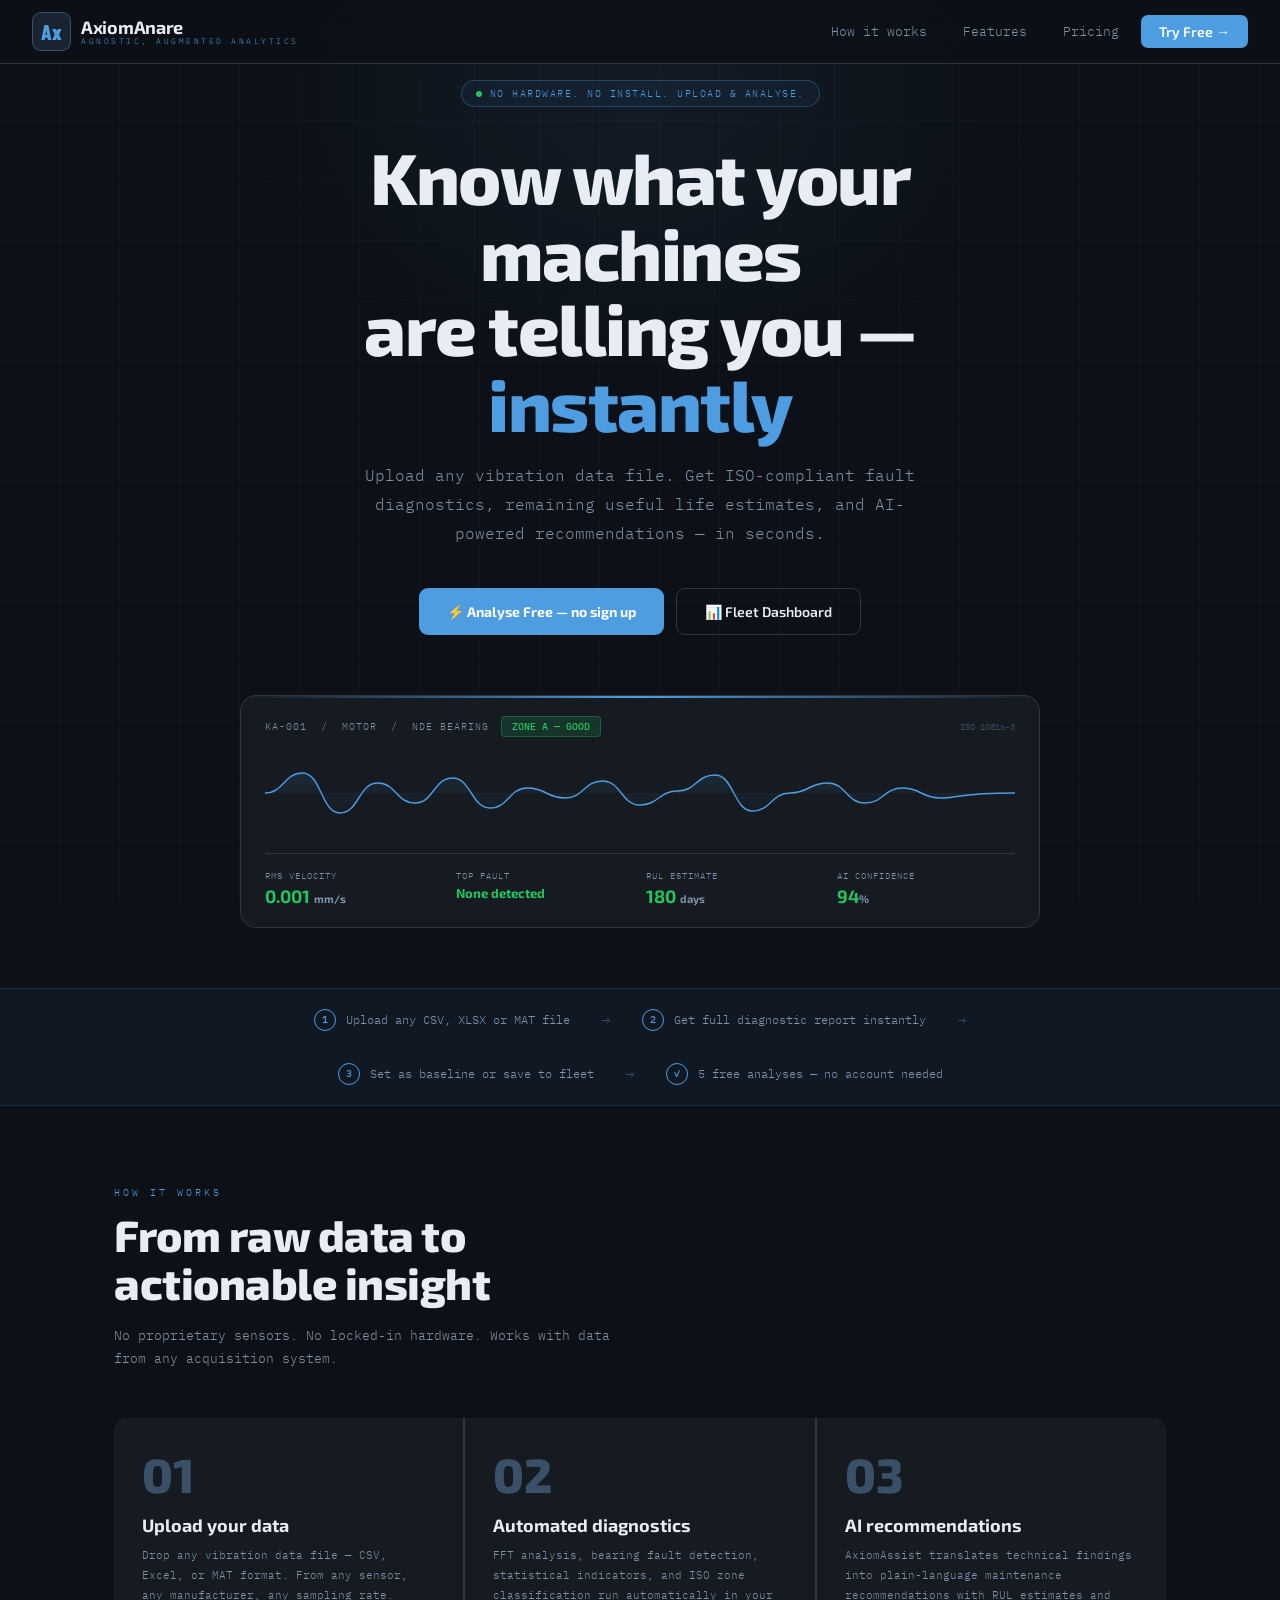
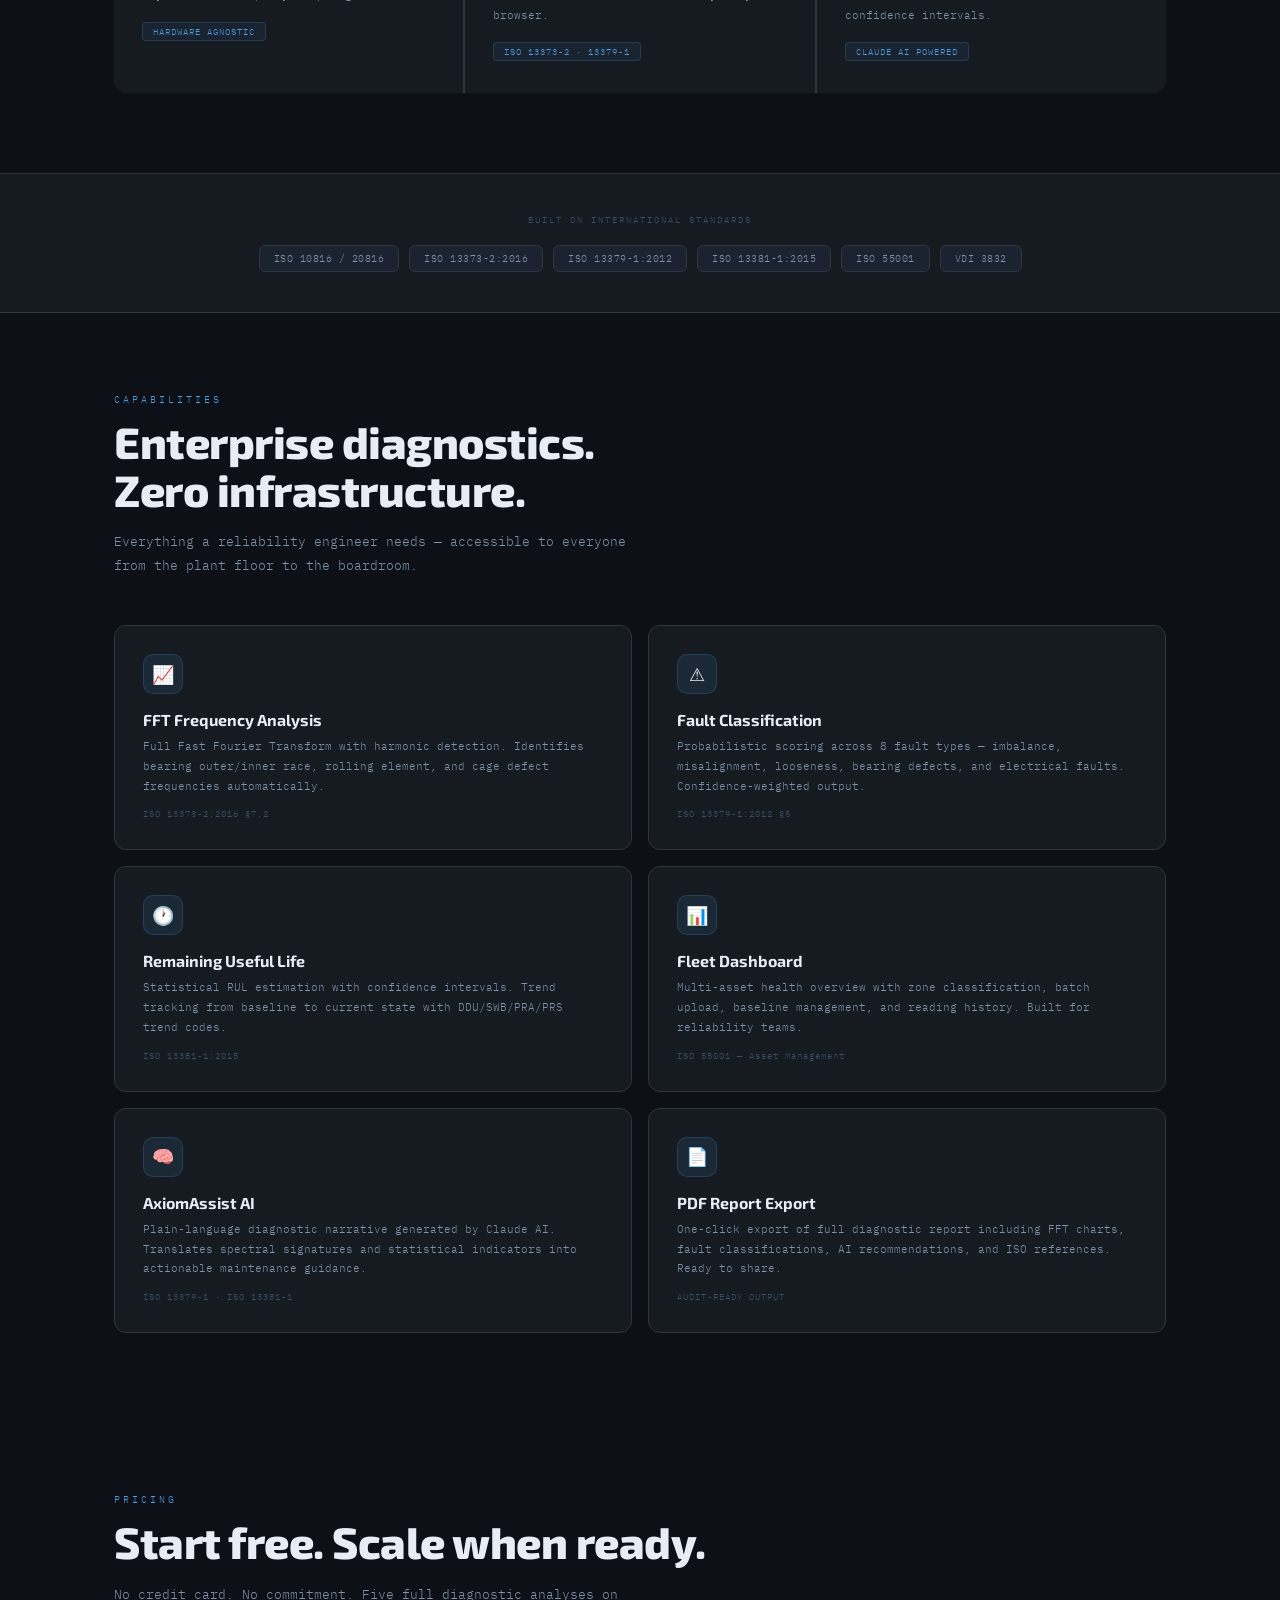
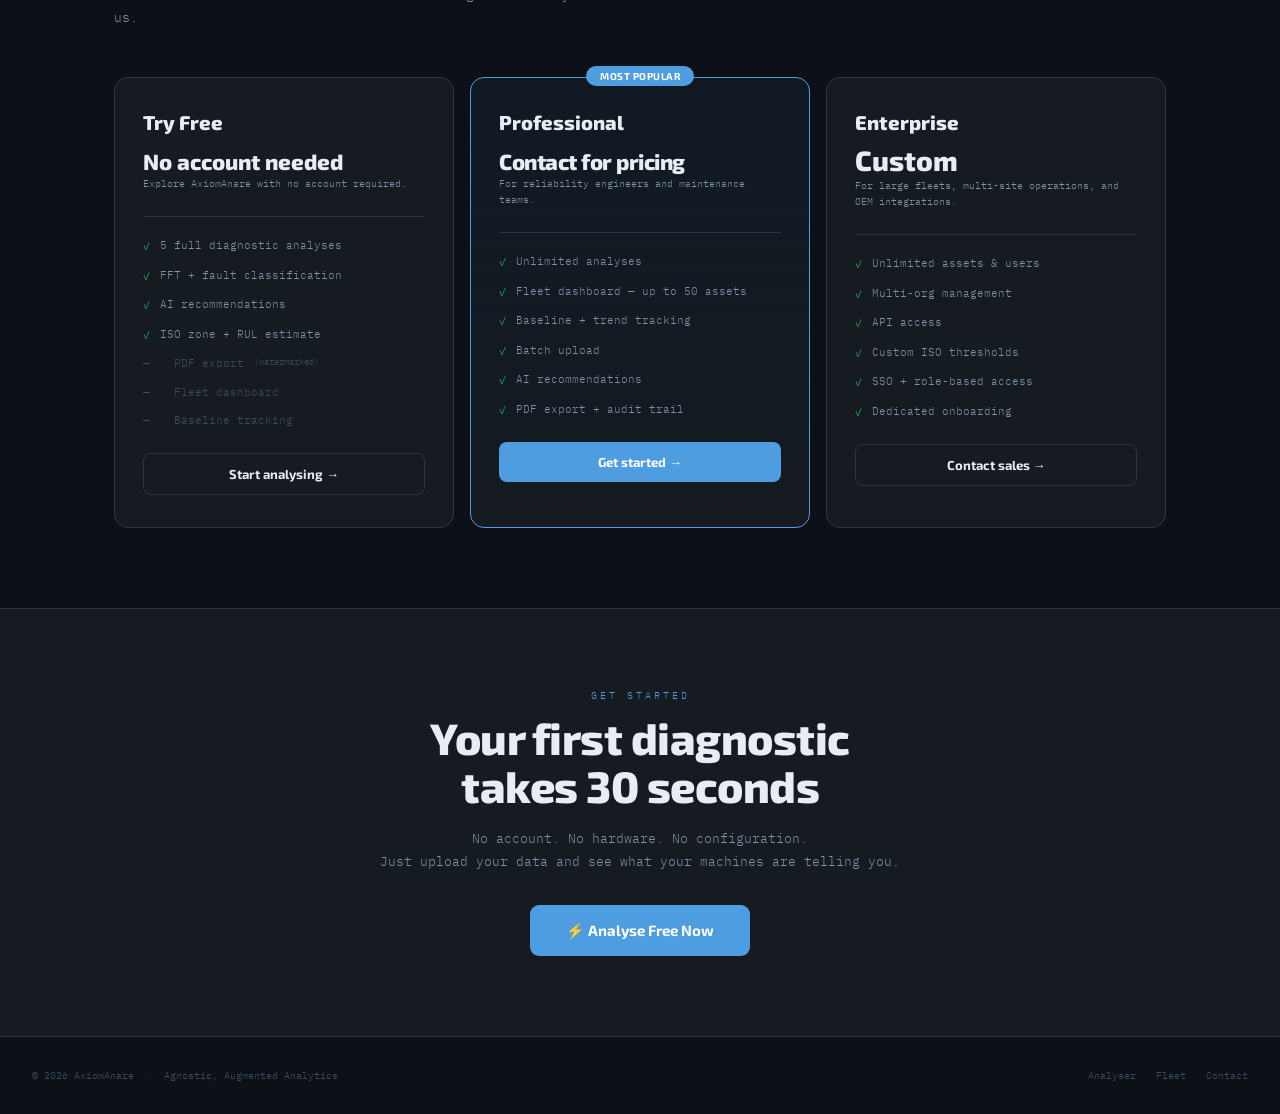
<file: landing.html>
<!DOCTYPE html>
<html lang="en">
<head>
<meta charset="UTF-8">
<meta name="viewport" content="width=device-width, initial-scale=1.0">
<title>AxiomAnare — Agnostic, Augmented Analytics</title>
<link href="https://fonts.googleapis.com/css2?family=Exo+2:wght@300;400;600;700;800&family=IBM+Plex+Mono:wght@300;400;500&family=Barlow+Condensed:wght@700;800&display=swap" rel="stylesheet">
<style>
:root {
  --bg:       #0d1117;
  --surface:  #161b22;
  --surface2: #1c2330;
  --border:   #30363d;
  --accent:   #4d9de0;
  --accent2:  #2b7cc4;
  --text:     #e8edf5;
  --muted:    #7f93aa;
  --dim:      #3a4f68;
  --green:    #22c55e;
  --red:      #ef4444;
  --yellow:   #f59e0b;
}

*, *::before, *::after { box-sizing: border-box; margin: 0; padding: 0; }

html { scroll-behavior: smooth; }

body {
  background: var(--bg);
  color: var(--text);
  font-family: 'IBM Plex Mono', monospace;
  font-weight: 300;
  min-height: 100vh;
  overflow-x: hidden;
}

/* Grid background */
body::before {
  content: '';
  position: fixed;
  inset: 0;
  pointer-events: none;
  z-index: 0;
  background:
    repeating-linear-gradient(0deg, transparent, transparent 59px, rgba(77,157,224,0.03) 59px, rgba(77,157,224,0.03) 60px),
    repeating-linear-gradient(90deg, transparent, transparent 59px, rgba(77,157,224,0.03) 59px, rgba(77,157,224,0.03) 60px);
}

/* Glow blob */
body::after {
  content: '';
  position: fixed;
  top: -200px;
  left: 50%;
  transform: translateX(-50%);
  width: 800px;
  height: 600px;
  background: radial-gradient(ellipse, rgba(77,157,224,0.08) 0%, transparent 70%);
  pointer-events: none;
  z-index: 0;
}

/* ── NAV ── */
nav {
  position: fixed;
  top: 0; left: 0; right: 0;
  height: 64px;
  background: rgba(13,17,23,0.92);
  backdrop-filter: blur(20px);
  border-bottom: 1px solid var(--border);
  display: flex;
  align-items: center;
  padding: 0 32px;
  gap: 24px;
  z-index: 100;
}

.logo {
  display: flex;
  align-items: center;
  gap: 10px;
  text-decoration: none;
}

.logo-mark {
  width: 39px; height: 39px;
  border-radius: 9px;
  background: var(--surface2);
  border: 1px solid rgba(77,157,224,0.4);
  display: flex; align-items: center; justify-content: center;
  font-family: 'Barlow Condensed', sans-serif;
  font-weight: 800;
  font-size: 21px;
  color: var(--accent);
}

.logo-text {
  display: flex;
  flex-direction: column;
  gap: 1px;
}

.logo-name {
  font-family: 'Exo 2', sans-serif;
  font-weight: 700;
  font-size: 18px;
  color: var(--text);
  letter-spacing: -0.3px;
  line-height: 1;
}

.logo-tag {
  font-family: 'IBM Plex Mono', monospace;
  font-size: 8px;
  color: var(--accent);
  letter-spacing: 2.5px;
  line-height: 1;
}

.nav-links {
  margin-left: auto;
  display: flex;
  align-items: center;
  gap: 8px;
}

.nav-link {
  font-family: 'IBM Plex Mono', monospace;
  font-size: 13px;
  color: var(--muted);
  text-decoration: none;
  padding: 6px 14px;
  border-radius: 6px;
  transition: color 0.2s;
}
.nav-link:hover { color: var(--text); }

.nav-cta {
  font-family: 'Exo 2', sans-serif;
  font-weight: 600;
  font-size: 14px;
  color: #fff;
  background: var(--accent);
  text-decoration: none;
  padding: 8px 18px;
  border-radius: 7px;
  transition: background 0.2s, transform 0.15s;
}
.nav-cta:hover { background: var(--accent2); transform: translateY(-1px); }

/* ── HERO ── */
.hero {
  position: relative;
  z-index: 1;
  min-height: 100vh;
  display: flex;
  flex-direction: column;
  align-items: center;
  justify-content: center;
  padding: 80px 24px 60px;
  text-align: center;
}

.hero-badge {
  display: inline-flex;
  align-items: center;
  gap: 8px;
  padding: 6px 14px;
  border-radius: 20px;
  border: 1px solid rgba(77,157,224,0.3);
  background: rgba(77,157,224,0.06);
  font-family: 'IBM Plex Mono', monospace;
  font-size: 10px;
  color: var(--accent);
  letter-spacing: 1.5px;
  margin-bottom: 32px;
  animation: fadeUp 0.6s ease both;
}

.hero-badge-dot {
  width: 6px; height: 6px;
  border-radius: 50%;
  background: var(--green);
  animation: pulse 2s ease infinite;
}

@keyframes pulse {
  0%, 100% { opacity: 1; transform: scale(1); }
  50% { opacity: 0.5; transform: scale(0.8); }
}

.hero-title {
  font-family: 'Exo 2', sans-serif;
  font-weight: 800;
  font-size: clamp(38px, 6vw, 72px);
  line-height: 1.05;
  letter-spacing: -1.5px;
  margin-bottom: 20px;
  animation: fadeUp 0.6s 0.1s ease both;
  max-width: 820px;
}

.hero-title em {
  font-style: normal;
  color: var(--accent);
}

.hero-sub {
  font-family: 'IBM Plex Mono', monospace;
  font-weight: 300;
  font-size: clamp(13px, 1.6vw, 16px);
  color: var(--muted);
  line-height: 1.8;
  max-width: 560px;
  margin-bottom: 40px;
  animation: fadeUp 0.6s 0.2s ease both;
}

.hero-actions {
  display: flex;
  gap: 12px;
  flex-wrap: wrap;
  justify-content: center;
  animation: fadeUp 0.6s 0.3s ease both;
  margin-bottom: 60px;
}

.btn-primary {
  display: inline-flex;
  align-items: center;
  gap: 8px;
  padding: 14px 28px;
  border-radius: 9px;
  background: var(--accent);
  color: #fff;
  font-family: 'Exo 2', sans-serif;
  font-weight: 700;
  font-size: 14px;
  text-decoration: none;
  transition: all 0.2s;
  border: none;
  cursor: pointer;
}
.btn-primary:hover { background: var(--accent2); transform: translateY(-2px); box-shadow: 0 8px 24px rgba(77,157,224,0.25); }

.btn-secondary {
  display: inline-flex;
  align-items: center;
  gap: 8px;
  padding: 14px 28px;
  border-radius: 9px;
  background: transparent;
  color: var(--text);
  font-family: 'Exo 2', sans-serif;
  font-weight: 600;
  font-size: 14px;
  text-decoration: none;
  border: 1px solid var(--border);
  transition: all 0.2s;
  cursor: pointer;
}
.btn-secondary:hover { border-color: var(--accent); color: var(--accent); }

/* Hero waveform visual */
.hero-visual {
  width: 100%;
  max-width: 800px;
  animation: fadeUp 0.6s 0.4s ease both;
}

.waveform-card {
  background: var(--surface);
  border: 1px solid var(--border);
  border-radius: 16px;
  padding: 20px 24px;
  position: relative;
  overflow: hidden;
}

.waveform-card::before {
  content: '';
  position: absolute;
  top: 0; left: 0; right: 0;
  height: 2px;
  background: linear-gradient(90deg, transparent, var(--accent), transparent);
  animation: scan 3s linear infinite;
}

@keyframes scan { 0% { transform: translateX(-100%); } 100% { transform: translateX(100%); } }

.waveform-header {
  display: flex;
  align-items: center;
  gap: 12px;
  margin-bottom: 16px;
}

.waveform-title {
  font-family: 'IBM Plex Mono', monospace;
  font-size: 10px;
  color: var(--muted);
  letter-spacing: 1px;
}

.zone-pill {
  padding: 3px 10px;
  border-radius: 4px;
  font-family: 'IBM Plex Mono', monospace;
  font-size: 10px;
  font-weight: 500;
}
.zone-a { background: rgba(34,197,94,0.15); color: var(--green); border: 1px solid rgba(34,197,94,0.3); }
.zone-d { background: rgba(239,68,68,0.15); color: var(--red); border: 1px solid rgba(239,68,68,0.3); }

.waveform-svg {
  width: 100%;
  height: 80px;
}

.stats-row {
  display: grid;
  grid-template-columns: repeat(4, 1fr);
  gap: 12px;
  margin-top: 16px;
  padding-top: 16px;
  border-top: 1px solid var(--border);
}

.stat-item { text-align: left; }
.stat-label { font-size: 9px; color: var(--muted); letter-spacing: 1px; margin-bottom: 4px; }
.stat-value { font-family: 'Exo 2', sans-serif; font-weight: 700; font-size: 18px; color: var(--text); }
.stat-value.good { color: var(--green); }
.stat-value.warn { color: var(--yellow); }
.stat-value.bad  { color: var(--red); }

/* ── FREE TRIAL STRIP ── */
.trial-strip {
  position: relative;
  z-index: 1;
  background: rgba(77,157,224,0.06);
  border-top: 1px solid rgba(77,157,224,0.15);
  border-bottom: 1px solid rgba(77,157,224,0.15);
  padding: 20px 32px;
  text-align: center;
}

.trial-inner {
  max-width: 900px;
  margin: 0 auto;
  display: flex;
  align-items: center;
  justify-content: center;
  gap: 32px;
  flex-wrap: wrap;
}

.trial-step {
  display: flex;
  align-items: center;
  gap: 10px;
  font-size: 12px;
  color: var(--muted);
}

.trial-num {
  width: 22px; height: 22px;
  border-radius: 50%;
  border: 1px solid var(--accent);
  color: var(--accent);
  display: flex; align-items: center; justify-content: center;
  font-size: 10px;
  font-weight: 500;
  flex-shrink: 0;
}

.trial-arrow {
  color: var(--dim);
  font-size: 14px;
}

/* ── HOW IT WORKS ── */
section {
  position: relative;
  z-index: 1;
  max-width: 1100px;
  margin: 0 auto;
  padding: 80px 24px;
}

.section-label {
  font-family: 'IBM Plex Mono', monospace;
  font-size: 10px;
  color: var(--accent);
  letter-spacing: 3px;
  margin-bottom: 12px;
}

.section-title {
  font-family: 'Exo 2', sans-serif;
  font-weight: 800;
  font-size: clamp(28px, 4vw, 44px);
  letter-spacing: -0.5px;
  margin-bottom: 16px;
  line-height: 1.1;
}

.section-sub {
  font-family: 'IBM Plex Mono', monospace;
  font-weight: 300;
  font-size: 13px;
  color: var(--muted);
  line-height: 1.8;
  max-width: 520px;
  margin-bottom: 48px;
}

/* Steps */
.steps-grid {
  display: grid;
  grid-template-columns: repeat(3, 1fr);
  gap: 2px;
  background: var(--border);
  border-radius: 14px;
  overflow: hidden;
}

.step-card {
  background: var(--surface);
  padding: 32px 28px;
  position: relative;
  transition: background 0.2s;
}
.step-card:hover { background: var(--surface2); }

.step-num {
  font-family: 'Exo 2', sans-serif;
  font-weight: 800;
  font-size: 48px;
  color: var(--dim);
  line-height: 1;
  margin-bottom: 16px;
}

.step-title {
  font-family: 'Exo 2', sans-serif;
  font-weight: 700;
  font-size: 18px;
  margin-bottom: 10px;
  color: var(--text);
}

.step-desc {
  font-family: 'IBM Plex Mono', monospace;
  font-weight: 300;
  font-size: 11px;
  color: var(--muted);
  line-height: 1.8;
}

.step-tag {
  display: inline-block;
  margin-top: 16px;
  padding: 3px 10px;
  border-radius: 4px;
  font-size: 9px;
  letter-spacing: 1px;
  background: rgba(77,157,224,0.08);
  border: 1px solid rgba(77,157,224,0.2);
  color: var(--accent);
}

/* ── FEATURES ── */
.features-grid {
  display: grid;
  grid-template-columns: repeat(2, 1fr);
  gap: 16px;
}

.feature-card {
  background: var(--surface);
  border: 1px solid var(--border);
  border-radius: 12px;
  padding: 28px;
  transition: border-color 0.2s, transform 0.2s;
}
.feature-card:hover { border-color: var(--accent); transform: translateY(-2px); }

.feature-icon {
  width: 40px; height: 40px;
  border-radius: 10px;
  background: rgba(77,157,224,0.1);
  border: 1px solid rgba(77,157,224,0.2);
  display: flex; align-items: center; justify-content: center;
  font-size: 18px;
  margin-bottom: 16px;
}

.feature-title {
  font-family: 'Exo 2', sans-serif;
  font-weight: 700;
  font-size: 16px;
  margin-bottom: 8px;
}

.feature-desc {
  font-family: 'IBM Plex Mono', monospace;
  font-weight: 300;
  font-size: 11px;
  color: var(--muted);
  line-height: 1.8;
}

.feature-iso {
  display: inline-block;
  margin-top: 12px;
  font-size: 9px;
  color: var(--dim);
  letter-spacing: 1px;
}

/* ── ISO STANDARDS ── */
.iso-section {
  background: var(--surface);
  border-top: 1px solid var(--border);
  border-bottom: 1px solid var(--border);
  padding: 40px 24px;
  text-align: center;
  position: relative;
  z-index: 1;
}

.iso-label {
  font-family: 'IBM Plex Mono', monospace;
  font-size: 9px;
  color: var(--dim);
  letter-spacing: 2px;
  margin-bottom: 20px;
}

.iso-badges {
  display: flex;
  gap: 10px;
  justify-content: center;
  flex-wrap: wrap;
}

.iso-badge {
  padding: 6px 14px;
  border-radius: 6px;
  border: 1px solid var(--border);
  background: var(--surface2);
  font-family: 'IBM Plex Mono', monospace;
  font-size: 10px;
  color: var(--muted);
  letter-spacing: 0.5px;
}

/* ── PRICING ── */
.pricing-grid {
  display: grid;
  grid-template-columns: repeat(3, 1fr);
  gap: 16px;
}

.pricing-card {
  background: var(--surface);
  border: 1px solid var(--border);
  border-radius: 14px;
  padding: 32px 28px;
  position: relative;
  transition: transform 0.2s;
}
.pricing-card:hover { transform: translateY(-3px); }

.pricing-card.featured {
  border-color: var(--accent);
  background: linear-gradient(180deg, rgba(77,157,224,0.06) 0%, var(--surface) 100%);
}

.pricing-badge {
  position: absolute;
  top: -12px;
  left: 50%;
  transform: translateX(-50%);
  padding: 4px 14px;
  background: var(--accent);
  color: #fff;
  border-radius: 20px;
  font-family: 'Exo 2', sans-serif;
  font-weight: 700;
  font-size: 10px;
  letter-spacing: 0.5px;
  white-space: nowrap;
}

.plan-name {
  font-family: 'Exo 2', sans-serif;
  font-weight: 800;
  font-size: 20px;
  margin-bottom: 6px;
}

.plan-price {
  font-family: 'Exo 2', sans-serif;
  font-weight: 800;
  font-size: 40px;
  color: var(--text);
  line-height: 1;
  margin-bottom: 4px;
}

.plan-price span {
  font-size: 16px;
  color: var(--muted);
  font-weight: 400;
}

.plan-desc {
  font-family: 'IBM Plex Mono', monospace;
  font-size: 10px;
  color: var(--muted);
  margin-bottom: 24px;
  line-height: 1.6;
}

.plan-divider {
  height: 1px;
  background: var(--border);
  margin-bottom: 20px;
}

.plan-feature {
  display: flex;
  align-items: flex-start;
  gap: 10px;
  margin-bottom: 12px;
  font-family: 'IBM Plex Mono', monospace;
  font-size: 11px;
  color: var(--muted);
  line-height: 1.5;
}

.plan-feature-check {
  color: var(--green);
  flex-shrink: 0;
  margin-top: 1px;
}

.plan-cta {
  display: block;
  text-align: center;
  padding: 12px;
  border-radius: 8px;
  font-family: 'Exo 2', sans-serif;
  font-weight: 700;
  font-size: 13px;
  text-decoration: none;
  margin-top: 24px;
  transition: all 0.2s;
  cursor: pointer;
}

.plan-cta-primary {
  background: var(--accent);
  color: #fff;
  border: none;
}
.plan-cta-primary:hover { background: var(--accent2); }

.plan-cta-secondary {
  background: transparent;
  color: var(--text);
  border: 1px solid var(--border);
}
.plan-cta-secondary:hover { border-color: var(--accent); color: var(--accent); }

/* ── CTA SECTION ── */
.cta-section {
  position: relative;
  z-index: 1;
  background: var(--surface);
  border-top: 1px solid var(--border);
  padding: 80px 24px;
  text-align: center;
}

.cta-inner {
  max-width: 600px;
  margin: 0 auto;
}

/* ── FOOTER ── */
footer {
  position: relative;
  z-index: 1;
  border-top: 1px solid var(--border);
  padding: 32px;
  display: flex;
  align-items: center;
  justify-content: space-between;
  flex-wrap: wrap;
  gap: 16px;
}

.footer-left {
  font-family: 'IBM Plex Mono', monospace;
  font-size: 10px;
  color: var(--dim);
}

.footer-links {
  display: flex;
  gap: 20px;
}

.footer-link {
  font-family: 'IBM Plex Mono', monospace;
  font-size: 10px;
  color: var(--dim);
  text-decoration: none;
  transition: color 0.2s;
}
.footer-link:hover { color: var(--muted); }

@keyframes fadeUp {
  from { opacity: 0; transform: translateY(20px); }
  to   { opacity: 1; transform: translateY(0); }
}

/* Responsive */
@media (max-width: 768px) {
  .steps-grid { grid-template-columns: 1fr; }
  .features-grid { grid-template-columns: 1fr; }
  .pricing-grid { grid-template-columns: 1fr; }
  .stats-row { grid-template-columns: repeat(2, 1fr); }
  nav { padding: 0 16px; }
  .nav-link { display: none; }
}
</style>
</head>
<body>

<!-- NAV -->
<nav>
  <a class="logo" href="#">
    <div class="logo-mark">Ax</div>
    <div class="logo-text">
      <div class="logo-name">AxiomAnare</div>
      <div class="logo-tag">AGNOSTIC, AUGMENTED ANALYTICS</div>
    </div>
  </a>
  <div class="nav-links">
    <a class="nav-link" href="#how">How it works</a>
    <a class="nav-link" href="#features">Features</a>
    <a class="nav-link" href="#pricing">Pricing</a>
    <a class="nav-cta" href="index.html">Try Free &rarr;</a>
  </div>
</nav>

<!-- HERO -->
<div class="hero">
  <div class="hero-badge">
    <div class="hero-badge-dot"></div>
    NO HARDWARE. NO INSTALL. UPLOAD &amp; ANALYSE.
  </div>

  <h1 class="hero-title">
    Know what your machines<br>are telling you — <em>instantly</em>
  </h1>

  <p class="hero-sub">
    Upload any vibration data file. Get ISO-compliant fault diagnostics, remaining useful life estimates, and AI-powered recommendations — in seconds.
  </p>

  <div class="hero-actions">
    <a class="btn-primary" href="index.html">&#9889; Analyse Free — no sign up</a>
    <a class="btn-secondary" href="fleet.html">&#128202; Fleet Dashboard</a>
  </div>

  <!-- Live dashboard preview -->
  <div class="hero-visual">
    <div class="waveform-card">
      <div class="waveform-header">
        <span class="waveform-title">KA-001 &nbsp;/&nbsp; MOTOR &nbsp;/&nbsp; NDE BEARING</span>
        <span class="zone-pill zone-a">ZONE A — GOOD</span>
        <span style="margin-left:auto;font-size:9px;color:var(--dim);">ISO 10816-3</span>
      </div>

      <!-- Animated waveform -->
      <svg class="waveform-svg" viewBox="0 0 800 80" preserveAspectRatio="none">
        <defs>
          <linearGradient id="waveGrad" x1="0" x2="0" y1="0" y2="1">
            <stop offset="0%" stop-color="#4d9de0" stop-opacity="0.3"/>
            <stop offset="100%" stop-color="#4d9de0" stop-opacity="0"/>
          </linearGradient>
        </defs>
        <path d="M0,40 C20,40 20,20 40,20 C60,20 60,60 80,60 C100,60 100,30 120,30 C140,30 140,50 160,50 C180,50 180,25 200,25 C220,25 220,55 240,55 C260,55 260,35 280,35 C300,35 300,45 320,45 C340,45 340,28 360,28 C380,28 380,52 400,52 C420,52 420,38 440,38 C460,38 460,22 480,22 C500,22 500,58 520,58 C540,58 540,40 560,40 C580,40 580,30 600,30 C620,30 620,50 640,50 C660,50 660,35 680,35 C700,35 700,45 720,45 C740,45 740,40 800,40" fill="url(#waveGrad)" stroke="#4d9de0" stroke-width="1.5" fill-opacity="0.4"/>
      </svg>

      <div class="stats-row">
        <div class="stat-item">
          <div class="stat-label">RMS VELOCITY</div>
          <div class="stat-value good">0.001 <span style="font-size:11px;color:var(--muted)">mm/s</span></div>
        </div>
        <div class="stat-item">
          <div class="stat-label">TOP FAULT</div>
          <div class="stat-value" style="font-size:13px;color:var(--green)">None detected</div>
        </div>
        <div class="stat-item">
          <div class="stat-label">RUL ESTIMATE</div>
          <div class="stat-value good">180 <span style="font-size:11px;color:var(--muted)">days</span></div>
        </div>
        <div class="stat-item">
          <div class="stat-label">AI CONFIDENCE</div>
          <div class="stat-value good">94<span style="font-size:11px;color:var(--muted)">%</span></div>
        </div>
      </div>
    </div>
  </div>
</div>

<!-- FREE TRIAL STRIP -->
<div class="trial-strip">
  <div class="trial-inner">
    <div class="trial-step">
      <div class="trial-num">1</div>
      <span>Upload any CSV, XLSX or MAT file</span>
    </div>
    <div class="trial-arrow">&#8594;</div>
    <div class="trial-step">
      <div class="trial-num">2</div>
      <span>Get full diagnostic report instantly</span>
    </div>
    <div class="trial-arrow">&#8594;</div>
    <div class="trial-step">
      <div class="trial-num">3</div>
      <span>Set as baseline or save to fleet</span>
    </div>
    <div class="trial-arrow">&#8594;</div>
    <div class="trial-step">
      <div class="trial-num">&#10003;</div>
      <span>5 free analyses — no account needed</span>
    </div>
  </div>
</div>

<!-- HOW IT WORKS -->
<section id="how">
  <div class="section-label">HOW IT WORKS</div>
  <h2 class="section-title">From raw data to<br>actionable insight</h2>
  <p class="section-sub">No proprietary sensors. No locked-in hardware. Works with data from any acquisition system.</p>

  <div class="steps-grid">
    <div class="step-card">
      <div class="step-num">01</div>
      <div class="step-title">Upload your data</div>
      <p class="step-desc">Drop any vibration data file — CSV, Excel, or MAT format. From any sensor, any manufacturer, any sampling rate.</p>
      <span class="step-tag">HARDWARE AGNOSTIC</span>
    </div>
    <div class="step-card">
      <div class="step-num">02</div>
      <div class="step-title">Automated diagnostics</div>
      <p class="step-desc">FFT analysis, bearing fault detection, statistical indicators, and ISO zone classification run automatically in your browser.</p>
      <span class="step-tag">ISO 13373-2 · 13379-1</span>
    </div>
    <div class="step-card">
      <div class="step-num">03</div>
      <div class="step-title">AI recommendations</div>
      <p class="step-desc">AxiomAssist translates technical findings into plain-language maintenance recommendations with RUL estimates and confidence intervals.</p>
      <span class="step-tag">CLAUDE AI POWERED</span>
    </div>
  </div>
</section>

<!-- ISO STRIP -->
<div class="iso-section">
  <div class="iso-label">BUILT ON INTERNATIONAL STANDARDS</div>
  <div class="iso-badges">
    <span class="iso-badge">ISO 10816 / 20816</span>
    <span class="iso-badge">ISO 13373-2:2016</span>
    <span class="iso-badge">ISO 13379-1:2012</span>
    <span class="iso-badge">ISO 13381-1:2015</span>
    <span class="iso-badge">ISO 55001</span>
    <span class="iso-badge">VDI 3832</span>
  </div>
</div>

<!-- FEATURES -->
<section id="features">
  <div class="section-label">CAPABILITIES</div>
  <h2 class="section-title">Enterprise diagnostics.<br>Zero infrastructure.</h2>
  <p class="section-sub">Everything a reliability engineer needs — accessible to everyone from the plant floor to the boardroom.</p>

  <div class="features-grid">
    <div class="feature-card">
      <div class="feature-icon">&#128200;</div>
      <div class="feature-title">FFT Frequency Analysis</div>
      <p class="feature-desc">Full Fast Fourier Transform with harmonic detection. Identifies bearing outer/inner race, rolling element, and cage defect frequencies automatically.</p>
      <span class="feature-iso">ISO 13373-2:2016 §7.2</span>
    </div>
    <div class="feature-card">
      <div class="feature-icon">&#9888;</div>
      <div class="feature-title">Fault Classification</div>
      <p class="feature-desc">Probabilistic scoring across 8 fault types — imbalance, misalignment, looseness, bearing defects, and electrical faults. Confidence-weighted output.</p>
      <span class="feature-iso">ISO 13379-1:2012 §5</span>
    </div>
    <div class="feature-card">
      <div class="feature-icon">&#128336;</div>
      <div class="feature-title">Remaining Useful Life</div>
      <p class="feature-desc">Statistical RUL estimation with confidence intervals. Trend tracking from baseline to current state with DDU/SWB/PRA/PRS trend codes.</p>
      <span class="feature-iso">ISO 13381-1:2015</span>
    </div>
    <div class="feature-card">
      <div class="feature-icon">&#128202;</div>
      <div class="feature-title">Fleet Dashboard</div>
      <p class="feature-desc">Multi-asset health overview with zone classification, batch upload, baseline management, and reading history. Built for reliability teams.</p>
      <span class="feature-iso">ISO 55001 — Asset Management</span>
    </div>
    <div class="feature-card">
      <div class="feature-icon">&#129504;</div>
      <div class="feature-title">AxiomAssist AI</div>
      <p class="feature-desc">Plain-language diagnostic narrative generated by Claude AI. Translates spectral signatures and statistical indicators into actionable maintenance guidance.</p>
      <span class="feature-iso">ISO 13379-1 · ISO 13381-1</span>
    </div>
    <div class="feature-card">
      <div class="feature-icon">&#128196;</div>
      <div class="feature-title">PDF Report Export</div>
      <p class="feature-desc">One-click export of full diagnostic report including FFT charts, fault classifications, AI recommendations, and ISO references. Ready to share.</p>
      <span class="feature-iso">AUDIT-READY OUTPUT</span>
    </div>
  </div>
</section>

<!-- PRICING -->
<section id="pricing">
  <div class="section-label">PRICING</div>
  <h2 class="section-title">Start free. Scale when ready.</h2>
  <p class="section-sub">No credit card. No commitment. Five full diagnostic analyses on us.</p>

  <div class="pricing-grid">
    <!-- Free -->
    <div class="pricing-card">
      <div class="plan-name">Try Free</div>
      <div class="plan-price" style="font-size:22px;padding-top:10px;">No account needed</div>
      <p class="plan-desc">Explore AxiomAnare with no account required.</p>
      <div class="plan-divider"></div>
      <div class="plan-feature"><span class="plan-feature-check">&#10003;</span> 5 full diagnostic analyses</div>
      <div class="plan-feature"><span class="plan-feature-check">&#10003;</span> FFT + fault classification</div>
      <div class="plan-feature"><span class="plan-feature-check">&#10003;</span> AI recommendations</div>
      <div class="plan-feature"><span class="plan-feature-check">&#10003;</span> ISO zone + RUL estimate</div>
      <div class="plan-feature" style="opacity:0.4"><span>&#8212;</span>&nbsp; PDF export <span style="font-size:9px;font-family:'IBM Plex Mono',monospace;">(watermarked)</span></div>
      <div class="plan-feature" style="opacity:0.4"><span>&#8212;</span>&nbsp; Fleet dashboard</div>
      <div class="plan-feature" style="opacity:0.4"><span>&#8212;</span>&nbsp; Baseline tracking</div>
      <a class="plan-cta plan-cta-secondary" href="index.html">Start analysing &rarr;</a>
    </div>

    <!-- Pro -->
    <div class="pricing-card featured">
      <div class="pricing-badge">MOST POPULAR</div>
      <div class="plan-name">Professional</div>
      <div class="plan-price" style="font-size:22px;padding-top:10px;letter-spacing:-0.5px;">Contact for pricing</div>
      <p class="plan-desc">For reliability engineers and maintenance teams.</p>
      <div class="plan-divider"></div>
      <div class="plan-feature"><span class="plan-feature-check">&#10003;</span> Unlimited analyses</div>
      <div class="plan-feature"><span class="plan-feature-check">&#10003;</span> Fleet dashboard &#8212; up to 50 assets</div>
      <div class="plan-feature"><span class="plan-feature-check">&#10003;</span> Baseline + trend tracking</div>
      <div class="plan-feature"><span class="plan-feature-check">&#10003;</span> Batch upload</div>
      <div class="plan-feature"><span class="plan-feature-check">&#10003;</span> AI recommendations</div>
      <div class="plan-feature"><span class="plan-feature-check">&#10003;</span> PDF export + audit trail</div>
      <a class="plan-cta plan-cta-primary" href="mailto:hello@axiomanare.com">Get started &rarr;</a>
    </div>

    <!-- Enterprise -->
    <div class="pricing-card">
      <div class="plan-name">Enterprise</div>
      <div class="plan-price" style="font-size:28px;padding-top:6px;">Custom</div>
      <p class="plan-desc">For large fleets, multi-site operations, and OEM integrations.</p>
      <div class="plan-divider"></div>
      <div class="plan-feature"><span class="plan-feature-check">&#10003;</span> Unlimited assets &amp; users</div>
      <div class="plan-feature"><span class="plan-feature-check">&#10003;</span> Multi-org management</div>
      <div class="plan-feature"><span class="plan-feature-check">&#10003;</span> API access</div>
      <div class="plan-feature"><span class="plan-feature-check">&#10003;</span> Custom ISO thresholds</div>
      <div class="plan-feature"><span class="plan-feature-check">&#10003;</span> SSO + role-based access</div>
      <div class="plan-feature"><span class="plan-feature-check">&#10003;</span> Dedicated onboarding</div>
      <a class="plan-cta plan-cta-secondary" href="mailto:hello@axiomanare.com">Contact sales &rarr;</a>
    </div>
  </div>
</section>

<!-- FINAL CTA -->
<div class="cta-section">
  <div class="cta-inner">
    <div class="section-label" style="justify-content:center;display:flex;">GET STARTED</div>
    <h2 class="section-title">Your first diagnostic<br>takes 30 seconds</h2>
    <p class="section-sub" style="margin:0 auto 32px;">No account. No hardware. No configuration.<br>Just upload your data and see what your machines are telling you.</p>
    <a class="btn-primary" href="index.html" style="font-size:15px;padding:16px 36px;">&#9889; Analyse Free Now</a>
  </div>
</div>

<!-- FOOTER -->
<footer>
  <div class="footer-left">
    &copy; 2026 AxiomAnare &nbsp;·&nbsp; Agnostic, Augmented Analytics
  </div>
  <div class="footer-links">
    <a class="footer-link" href="index.html">Analyser</a>
    <a class="footer-link" href="fleet.html">Fleet</a>
    <a class="footer-link" href="mailto:hello@axiomanare.com">Contact</a>
  </div>
</footer>

</body>
</html>
</file>
